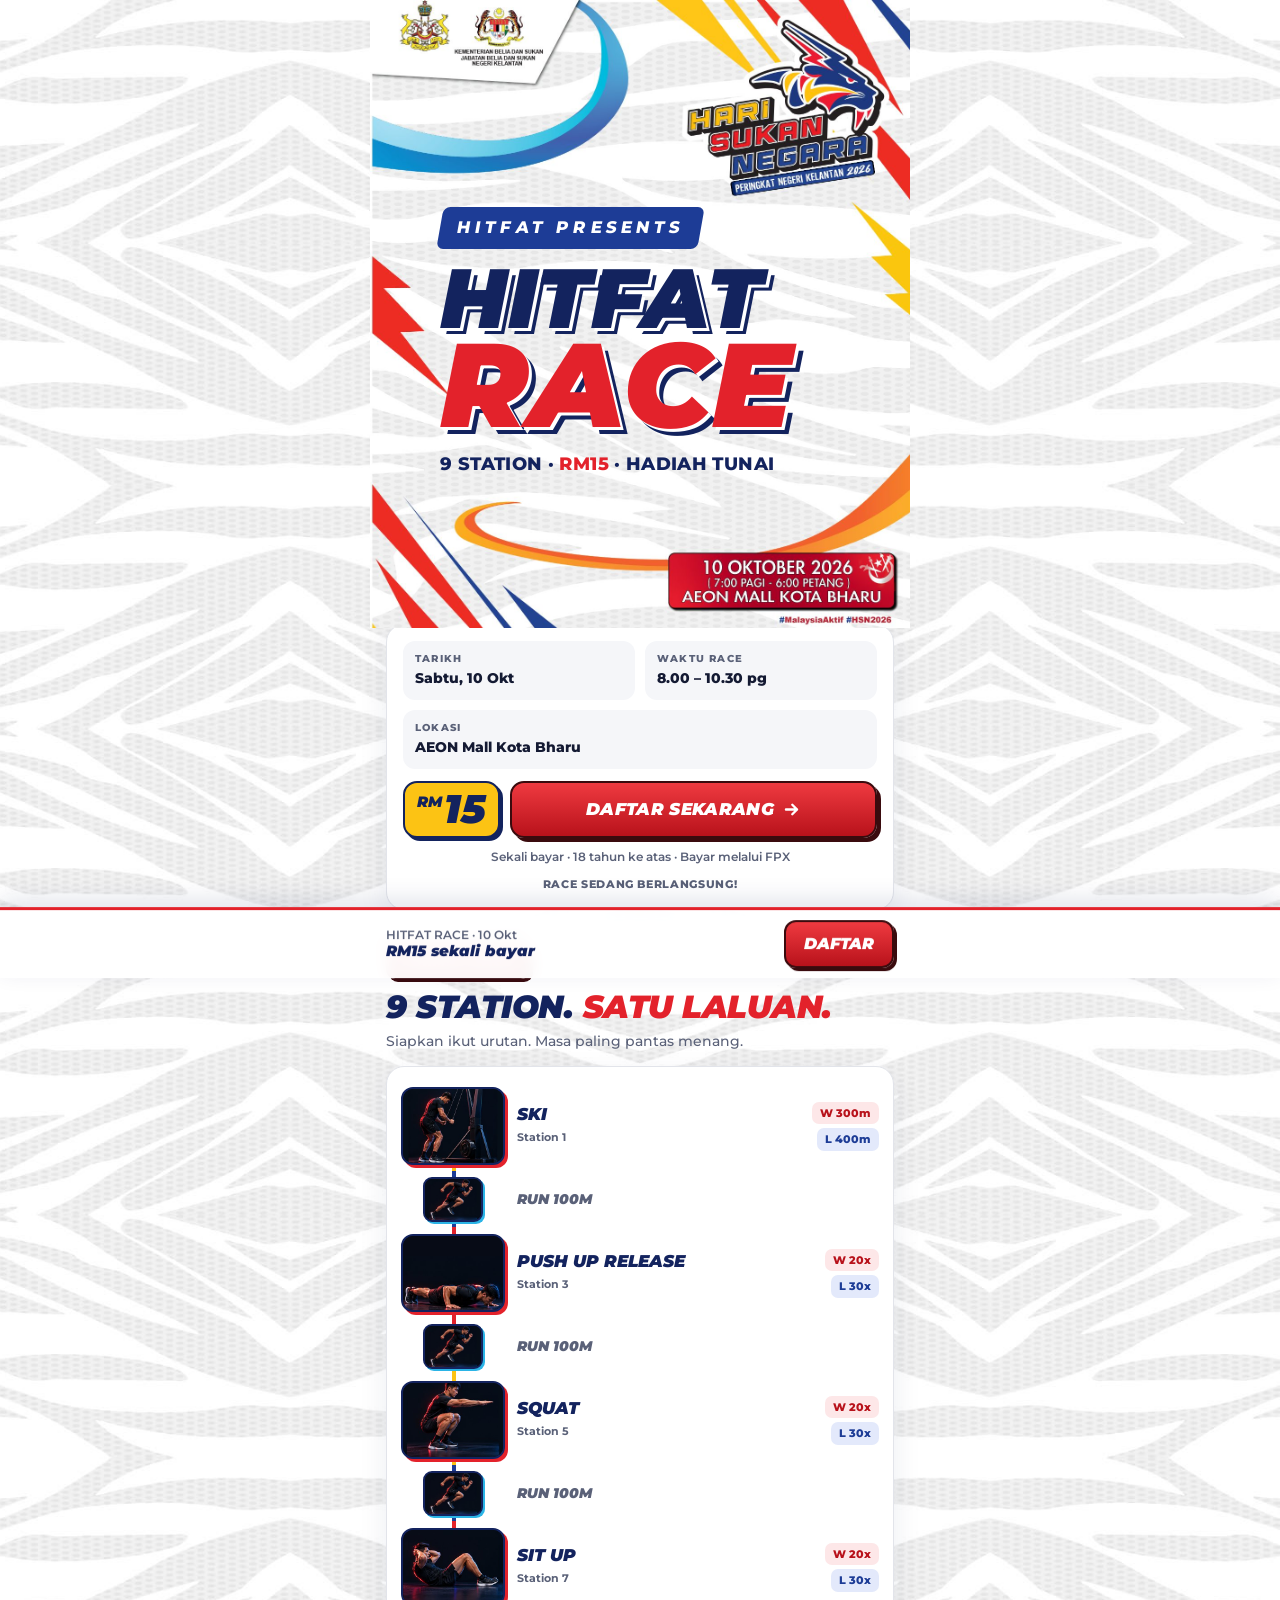
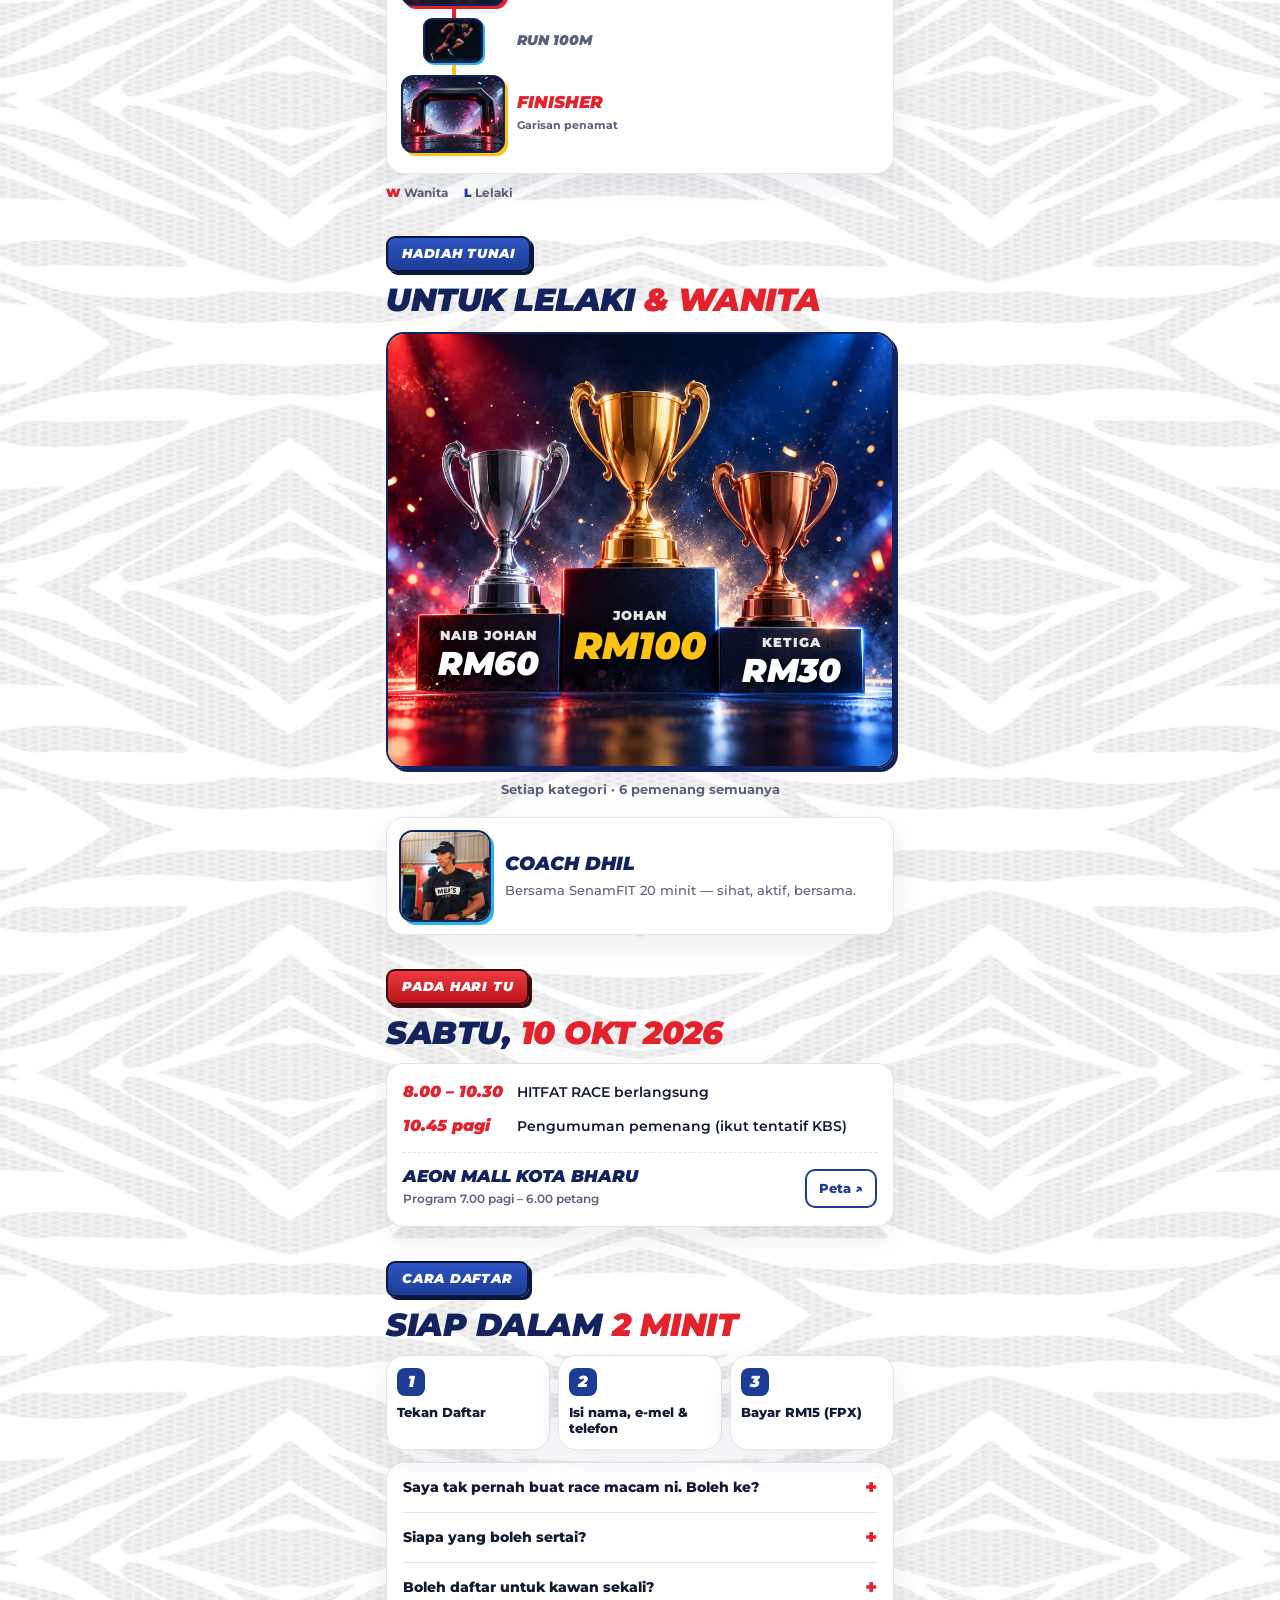
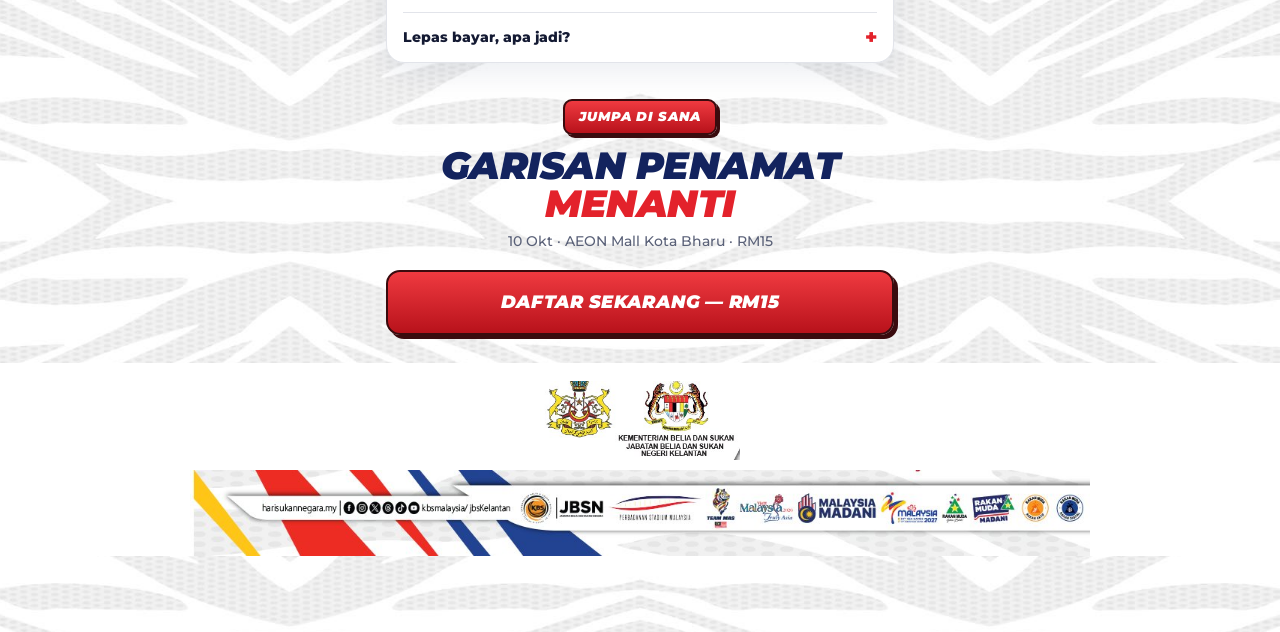
<file: hsn/index.html>
<!DOCTYPE html>
<html lang="ms">
<head>
<meta charset="UTF-8">
<meta name="viewport" content="width=device-width, initial-scale=1, viewport-fit=cover">
<title>HITFAT RACE — Hari Sukan Negara 2026 · Kelantan</title>
<meta name="description" content="HITFAT RACE sempena Hari Sukan Negara Peringkat Negeri Kelantan 2026. Sabtu 10 Oktober, AEON Mall Kota Bharu. Yuran RM15. Hadiah RM100 / RM60 / RM30 setiap kategori.">
<meta property="og:title" content="HITFAT RACE — Hari Sukan Negara 2026">
<meta property="og:description" content="10 Okt 2026 · AEON Mall Kota Bharu · RM15 · Hadiah tunai lelaki & wanita">
<meta property="og:image" content="https://hybrid.hitfat.io/hsn/img/poster.jpg">
<meta property="og:type" content="website">
<meta name="theme-color" content="#ffffff">
<link rel="preconnect" href="https://fonts.googleapis.com">
<link rel="preconnect" href="https://fonts.gstatic.com" crossorigin>
<link href="https://fonts.googleapis.com/css2?family=Montserrat:ital,wght@0,500;0,700;0,800;0,900;1,800;1,900&display=swap" rel="stylesheet">
<style>
/* Tema ikut template rasmi Hari Sukan Negara Kelantan 2026:
   latar putih + corak belang kelabu, kilat merah/kuning/biru, swoosh biru & oren,
   lencana merah berbingkai gelap (macam kotak tarikh dalam template). */
:root{
  --merah:#e3222b; --merah2:#b8121b; --kuning:#fcc314; --biru:#1d3c96; --navy:#13235e;
  --cyan:#2bb4e6; --oren:#f6871f; --teks:#141a33; --redup:#5a6178; --garis:#e2e4ea;
}
*{box-sizing:border-box;margin:0;padding:0}
html{scroll-behavior:smooth;background:#fff}
body{font-family:Montserrat,system-ui,-apple-system,sans-serif;color:var(--teks);line-height:1.5;-webkit-font-smoothing:antialiased;
  background:#fff url(/hsn/img/tema-tekstur.jpg) center top/700px auto repeat;
  padding-bottom:calc(76px + env(safe-area-inset-bottom))}
img{max-width:100%;height:auto;display:block}
a{color:inherit}
.wrap{max-width:540px;margin:0 auto;padding:0 16px}
.it{font-style:italic;font-weight:900;text-transform:uppercase;letter-spacing:-.5px}

/* ── HERO = template rasmi, tajuk diletak dalam ruang putih tengahnya ── */
.hero{max-width:540px;margin:0 auto;position:relative;aspect-ratio:1200/1395;container-type:inline-size;
  background:#fff url(/hsn/img/tema-hero.jpg) center/100% 100% no-repeat}
.hero .isi{position:absolute;left:13%;right:10%;top:33%;height:43%;display:flex;flex-direction:column;justify-content:center}
.hero .eyebrow{display:inline-block;align-self:flex-start;background:var(--biru);color:#fff;font-weight:800;font-size:3.1cqw;letter-spacing:.25em;padding:.5em 1em;border-radius:.4em;transform:skew(-10deg)}
.hero h1{line-height:.86;margin-top:2.4cqw}
.hero h1 span{display:block;font-size:15.5cqw;color:var(--navy);
  text-shadow:.6cqw .6cqw 0 #fff,1.1cqw 1.1cqw 0 var(--navy)}
.hero h1 b{display:block;font-size:22cqw;color:var(--merah);font-weight:900;
  text-shadow:.6cqw .6cqw 0 #fff,1.3cqw 1.3cqw 0 var(--navy)}
.hero .sub{margin-top:2.8cqw;font-weight:800;font-size:3.3cqw;white-space:nowrap;color:var(--navy);letter-spacing:.02em}
.hero .sub i{font-style:normal;color:var(--merah)}

/* ── kad + lencana ── */
.kad{background:#fff;border:1px solid var(--garis);border-radius:18px;box-shadow:0 10px 30px rgba(19,35,94,.08)}
.lencana{display:inline-block;background:linear-gradient(180deg,#ef3a40,var(--merah2));color:#fff;font-weight:900;font-style:italic;text-transform:uppercase;
  font-size:13px;letter-spacing:.06em;padding:6px 14px;border-radius:9px;border:2px solid #3a0b0e;box-shadow:3px 3px 0 #3a0b0e}
.lencana.biru{background:linear-gradient(180deg,#2d55c4,var(--biru));border-color:#0b153d;box-shadow:3px 3px 0 #0b153d}

/* panel beli */
.beli{margin-top:-4px;padding:16px}
.info{display:grid;grid-template-columns:1fr 1fr;gap:10px}
.info div{background:#f5f6f9;border-radius:12px;padding:10px 12px}
.info small{display:block;font-size:10px;font-weight:800;letter-spacing:.12em;color:var(--redup)}
.info b{font-size:14px;font-weight:800}
.info .penuh{grid-column:1/-1}
.baris{display:flex;gap:10px;margin-top:12px;align-items:stretch}
.rm{flex:none;background:var(--kuning);color:var(--navy);border:2px solid var(--navy);box-shadow:3px 3px 0 var(--navy);border-radius:14px;padding:4px 12px;
  font-style:italic;font-weight:900;font-size:40px;line-height:1.1;display:flex;align-items:flex-start}
.rm sup{font-size:15px;margin:7px 2px 0 0}
.cta{flex:1;display:flex;align-items:center;justify-content:center;gap:8px;text-decoration:none;color:#fff;font-weight:900;font-style:italic;font-size:17px;letter-spacing:.02em;
  background:linear-gradient(180deg,#ef3a40,var(--merah2));border:2px solid #3a0b0e;box-shadow:4px 4px 0 #3a0b0e;border-radius:14px;padding:14px;text-transform:uppercase}
.cta:active{transform:translate(3px,3px);box-shadow:1px 1px 0 #3a0b0e}
.cta svg{width:19px;height:19px;flex:none}
.nota{text-align:center;font-size:12px;color:var(--redup);margin-top:10px;font-weight:600}
.kira{display:flex;justify-content:center;gap:8px;margin-top:10px;font-size:11px;font-weight:800;color:var(--redup);letter-spacing:.06em}
.kira b{font-size:20px;color:var(--navy);font-style:italic;margin-right:2px}

/* ── seksyen ── */
section{padding:34px 0 0}
h2{font-size:32px;line-height:1;margin-top:12px;color:var(--navy)}
h2 em{color:var(--merah);font-style:inherit}
.lead{color:var(--redup);font-size:14px;margin-top:8px;font-weight:500}

/* laluan station */
.laluan{margin-top:14px;padding:14px;position:relative}
.laluan::before{content:"";position:absolute;left:65px;top:34px;bottom:34px;width:4px;border-radius:2px;
  background:repeating-linear-gradient(180deg,var(--merah) 0 14px,var(--kuning) 14px 28px,var(--biru) 28px 42px)}
.stn{position:relative;display:flex;align-items:center;gap:12px;padding:6px 0}
.stn .th{flex:none;width:104px;height:78px;border-radius:12px;overflow:hidden;background:#090a12;border:2px solid var(--navy);box-shadow:3px 3px 0 var(--merah);position:relative;z-index:1}
.stn .th img{width:100%;height:100%;object-fit:cover}
.stn.run .th{width:60px;height:45px;border-radius:9px;margin:0 22px;box-shadow:2px 2px 0 var(--cyan)}
.stn .nm{flex:1;min-width:0}
.stn .nm b{display:block;font-style:italic;font-weight:900;font-size:17px;line-height:1.1;text-transform:uppercase;color:var(--navy)}
.stn .nm span{font-size:11px;color:var(--redup);font-weight:700}
.stn.run .nm b{font-size:14px;color:var(--redup)}
.rep{display:flex;flex-direction:column;gap:4px;flex:none;align-items:flex-end}
.rep i{font-style:normal;font-size:11px;font-weight:800;padding:3px 8px;border-radius:7px;white-space:nowrap}
.rep .w{background:#fde7e8;color:var(--merah2)}
.rep .l{background:#e3e9fb;color:var(--biru)}
.stn.fin .th{box-shadow:3px 3px 0 var(--kuning)}
.stn.fin .nm b{color:var(--merah)}
.legend{display:flex;gap:16px;font-size:12px;color:var(--redup);font-weight:700;margin-top:10px}
.legend i{font-style:normal;font-weight:900;margin-right:4px}

/* hadiah — nilai diletak atas blok podium dalam gambar (kedudukan % ikut gambar) */
.trofi{position:relative;margin-top:16px;border-radius:18px;overflow:hidden;border:2px solid var(--navy);box-shadow:4px 4px 0 var(--navy);container-type:inline-size}
.trofi img{width:100%}
.hd{position:absolute;transform:translate(-50%,-50%);text-align:center;color:#fff;width:27%}
.hd small{display:block;font-size:2.6cqw;font-weight:900;letter-spacing:.08em;opacity:.9}
.hd b{display:block;font-style:italic;font-weight:900;font-size:6.6cqw;line-height:1.05;text-shadow:0 2px 10px rgba(0,0,0,.6)}
.hd.n{left:20%;top:74%}
.hd.j{left:50%;top:70%}
.hd.j b{font-size:7.6cqw;color:var(--kuning)}
.hd.k{left:80%;top:75.5%}
.kat{text-align:center;color:var(--redup);font-size:13px;font-weight:700;margin-top:12px}

.coach{display:flex;gap:14px;align-items:center;padding:12px;margin-top:18px}
.coach img{width:92px;height:92px;border-radius:14px;object-fit:cover;flex:none;border:2px solid var(--navy);box-shadow:3px 3px 0 var(--cyan)}
.coach b{display:block;font-style:italic;font-weight:900;font-size:19px;text-transform:uppercase;color:var(--navy)}
.coach span{font-size:13px;color:var(--redup);font-weight:500}

/* tentatif */
.hari{padding:16px;margin-top:14px}
.masa{display:grid;grid-template-columns:auto 1fr;gap:10px 14px;align-items:baseline}
.masa b{font-style:italic;font-weight:900;font-size:16px;color:var(--merah);white-space:nowrap}
.masa span{font-size:14px;font-weight:600}
.lok{display:flex;justify-content:space-between;align-items:center;gap:12px;border-top:1px dashed var(--garis);margin-top:14px;padding-top:14px}
.lok b{display:block;font-style:italic;font-weight:900;font-size:17px;text-transform:uppercase;color:var(--navy);line-height:1.15}
.lok span{font-size:12px;color:var(--redup);font-weight:600}
.peta{flex:none;text-decoration:none;font-weight:800;font-size:13px;color:var(--biru);border:2px solid var(--biru);padding:8px 12px;border-radius:10px}

/* daftar */
.langkah{display:grid;grid-template-columns:repeat(3,1fr);gap:8px;margin-top:14px}
.langkah div{padding:12px 10px}
.langkah i{font-style:italic;font-weight:900;display:grid;place-items:center;width:28px;height:28px;border-radius:8px;background:var(--biru);color:#fff;margin-bottom:8px}
.langkah b{font-size:13px;line-height:1.3;display:block;font-weight:800}
.faq{margin-top:12px;padding:0 16px}
details{border-bottom:1px solid var(--garis);padding:14px 0}
details:last-child{border-bottom:0}
summary{font-weight:800;font-size:14px;cursor:pointer;list-style:none;display:flex;justify-content:space-between;gap:12px}
summary::-webkit-details-marker{display:none}
summary::after{content:"+";color:var(--merah);font-size:20px;line-height:1;font-weight:900}
details[open] summary::after{content:"–"}
details p{color:var(--redup);font-size:14px;margin-top:6px;font-weight:500}

.akhir{text-align:center;padding:36px 0 28px}
.akhir h2{font-size:38px}
.akhir .cta{margin-top:18px;padding:17px;font-size:18px}

footer{background:#fff}
footer .kbs{width:200px;margin:0 auto;padding-top:18px}
footer .kaki{width:100%;max-width:900px;margin:10px auto 0}

.melekit{position:fixed;left:0;right:0;bottom:0;z-index:50;background:rgba(255,255,255,.96);backdrop-filter:blur(8px);-webkit-backdrop-filter:blur(8px);
  border-top:3px solid var(--merah);padding:10px 0 calc(10px + env(safe-area-inset-bottom));transform:translateY(110%);transition:transform .25s;box-shadow:0 -8px 24px rgba(19,35,94,.12)}
.melekit.on{transform:none}
.melekit .wrap{display:flex;align-items:center;gap:12px}
.melekit p{flex:1;font-size:12px;color:var(--redup);line-height:1.25;font-weight:600}
.melekit p b{display:block;color:var(--navy);font-size:15px;font-weight:900;font-style:italic}
.melekit a{text-decoration:none;color:#fff;font-weight:900;font-style:italic;background:linear-gradient(180deg,#ef3a40,var(--merah2));border:2px solid #3a0b0e;box-shadow:3px 3px 0 #3a0b0e;padding:10px 18px;border-radius:12px}

@media (max-width:360px){.rm{font-size:32px}.cta{font-size:15px}.stn .th{width:88px;height:66px}.laluan::before{left:57px}.stn.run .th{margin:0 14px}}
@media (prefers-reduced-motion:reduce){*{transition:none!important}}

/* pop up selepas bayar berjaya (BCL redirect ke ?daftar=berjaya) */
.pop{position:fixed;inset:0;z-index:100;display:none;align-items:center;justify-content:center;padding:20px;background:rgba(10,16,48,.62);backdrop-filter:blur(4px);-webkit-backdrop-filter:blur(4px)}
.pop.on{display:flex;animation:popIn .25s ease-out}
.pop .kotak{position:relative;width:100%;max-width:400px;background:#fff;border:3px solid var(--navy);box-shadow:6px 6px 0 var(--merah);border-radius:22px;padding:26px 22px 22px;text-align:center}
.pop .ikon{font-size:48px;line-height:1}
.pop h3{font-style:italic;font-weight:900;text-transform:uppercase;font-size:26px;line-height:1.05;color:var(--navy);margin-top:10px}
.pop h3 em{color:var(--merah);font-style:inherit}
.pop p{color:var(--redup);font-size:14px;font-weight:600;margin-top:10px}
.pop .tarikh{display:inline-block;margin-top:12px;background:#f5f6f9;border-radius:12px;padding:8px 12px;font-size:13px;font-weight:800;color:var(--navy)}
.pop .one{display:block;margin-top:18px;text-decoration:none;color:#fff;font-weight:900;font-style:italic;text-transform:uppercase;font-size:16px;background:linear-gradient(180deg,#2d55c4,var(--biru));border:2px solid #0b153d;box-shadow:4px 4px 0 #0b153d;border-radius:14px;padding:14px}
.pop .one small{display:block;font-size:11px;font-weight:700;font-style:normal;text-transform:none;opacity:.85;margin-top:2px}
.pop .tutup{position:absolute;top:10px;right:12px;width:36px;height:36px;border:0;background:#f1f2f6;border-radius:50%;font-size:20px;font-weight:900;color:var(--navy);cursor:pointer}
.pop .lain{display:block;margin-top:12px;font-size:13px;font-weight:700;color:var(--redup);background:none;border:0;cursor:pointer;width:100%}
@keyframes popIn{from{opacity:0;transform:scale(.96)}to{opacity:1;transform:none}}
</style>
</head>
<body>

<header class="hero" aria-label="Hari Sukan Negara Peringkat Negeri Kelantan 2026 — 10 Oktober 2026, AEON Mall Kota Bharu">
  <div class="isi">
    <span class="eyebrow">HITFAT PRESENTS</span>
    <h1 class="it"><span>Hitfat</span><b>Race</b></h1>
    <p class="sub">9 STATION · <i>RM15</i> · HADIAH TUNAI</p>
  </div>
</header>

<main class="wrap">
  <div class="kad beli">
    <div class="info">
      <div><small>TARIKH</small><b>Sabtu, 10 Okt</b></div>
      <div><small>WAKTU RACE</small><b>8.00 – 10.30 pg</b></div>
      <div class="penuh"><small>LOKASI</small><b>AEON Mall Kota Bharu</b></div>
    </div>
    <div class="baris">
      <div class="rm"><sup>RM</sup>15</div>
      <a class="cta" href="https://hitfat.bcl.my/form/hari-sukan-negara" id="cta-atas">Daftar Sekarang
        <svg viewBox="0 0 24 24" fill="none" stroke="currentColor" stroke-width="3" stroke-linecap="round" stroke-linejoin="round"><path d="M5 12h14M13 6l6 6-6 6"/></svg></a>
    </div>
    <p class="nota">Sekali bayar · 18 tahun ke atas · Bayar melalui FPX</p>
    <div class="kira" id="kira"><span><b id="kh">–</b>HARI</span><span><b id="kj">–</b>JAM</span><span><b id="km">–</b>MIN</span><span><b id="ks">–</b>SAAT</span></div>
  </div>

  <section>
    <span class="lencana">Format Race</span>
    <h2 class="it">9 Station. <em>Satu laluan.</em></h2>
    <p class="lead">Siapkan ikut urutan. Masa paling pantas menang.</p>

    <div class="kad laluan">
      <div class="stn"><div class="th"><img src="/hsn/img/st-ski.jpg" alt=""></div><div class="nm"><b>Ski</b><span>Station 1</span></div><div class="rep"><i class="w">W 300m</i><i class="l">L 400m</i></div></div>
      <div class="stn run"><div class="th"><img src="/hsn/img/st-run.jpg" alt=""></div><div class="nm"><b>Run 100m</b></div></div>
      <div class="stn"><div class="th"><img src="/hsn/img/st-pushup.jpg" alt=""></div><div class="nm"><b>Push Up Release</b><span>Station 3</span></div><div class="rep"><i class="w">W 20x</i><i class="l">L 30x</i></div></div>
      <div class="stn run"><div class="th"><img src="/hsn/img/st-run.jpg" alt=""></div><div class="nm"><b>Run 100m</b></div></div>
      <div class="stn"><div class="th"><img src="/hsn/img/st-squat.jpg" alt=""></div><div class="nm"><b>Squat</b><span>Station 5</span></div><div class="rep"><i class="w">W 20x</i><i class="l">L 30x</i></div></div>
      <div class="stn run"><div class="th"><img src="/hsn/img/st-run.jpg" alt=""></div><div class="nm"><b>Run 100m</b></div></div>
      <div class="stn"><div class="th"><img src="/hsn/img/st-situp.jpg" alt=""></div><div class="nm"><b>Sit Up</b><span>Station 7</span></div><div class="rep"><i class="w">W 20x</i><i class="l">L 30x</i></div></div>
      <div class="stn run"><div class="th"><img src="/hsn/img/st-run.jpg" alt=""></div><div class="nm"><b>Run 100m</b></div></div>
      <div class="stn fin"><div class="th"><img src="/hsn/img/st-finish.jpg" alt=""></div><div class="nm"><b>Finisher</b><span>Garisan penamat</span></div></div>
    </div>
    <div class="legend"><span><i style="color:var(--merah)">W</i>Wanita</span><span><i style="color:var(--biru)">L</i>Lelaki</span></div>
  </section>

  <section>
    <span class="lencana biru">Hadiah Tunai</span>
    <h2 class="it">Untuk lelaki <em>&amp; wanita</em></h2>
    <div class="trofi">
      <img src="/hsn/img/hadiah.jpg" alt="Trofi johan, naib johan dan ketiga" width="900" height="771" loading="lazy">
      <div class="hd n"><small>NAIB JOHAN</small><b>RM60</b></div>
      <div class="hd j"><small>JOHAN</small><b>RM100</b></div>
      <div class="hd k"><small>KETIGA</small><b>RM30</b></div>
    </div>
    <p class="kat">Setiap kategori · 6 pemenang semuanya</p>

    <div class="kad coach">
      <img src="/hsn/img/coach.jpg" alt="Coach Dhil" width="260" height="260" loading="lazy">
      <div><b>Coach Dhil</b><span>Bersama SenamFIT 20 minit — sihat, aktif, bersama.</span></div>
    </div>
  </section>

  <section>
    <span class="lencana">Pada Hari Tu</span>
    <h2 class="it">Sabtu, <em>10 Okt 2026</em></h2>
    <div class="kad hari">
      <div class="masa">
        <b>8.00 – 10.30</b><span>HITFAT RACE berlangsung</span>
        <b>10.45 pagi</b><span>Pengumuman pemenang (ikut tentatif KBS)</span>
      </div>
      <div class="lok">
        <div><b>AEON Mall Kota Bharu</b><span>Program 7.00 pagi – 6.00 petang</span></div>
        <a class="peta" href="https://www.google.com/maps/search/?api=1&query=AEON+Mall+Kota+Bharu" target="_blank" rel="noopener">Peta ↗</a>
      </div>
    </div>
  </section>

  <section>
    <span class="lencana biru">Cara Daftar</span>
    <h2 class="it">Siap dalam <em>2 minit</em></h2>
    <div class="langkah">
      <div class="kad"><i>1</i><b>Tekan Daftar</b></div>
      <div class="kad"><i>2</i><b>Isi nama, e-mel &amp; telefon</b></div>
      <div class="kad"><i>3</i><b>Bayar RM15 (FPX)</b></div>
    </div>
    <div class="kad faq">
      <details><summary>Saya tak pernah buat race macam ni. Boleh ke?</summary><p>Boleh. Larian cuma 100m setiap pusingan dan ulangan untuk wanita lebih rendah. Buat ikut kemampuan anda.</p></details>
      <details><summary>Siapa yang boleh sertai?</summary><p>Semua peserta berumur 18 tahun ke atas, kategori lelaki dan wanita.</p></details>
      <details><summary>Boleh daftar untuk kawan sekali?</summary><p>Boleh. Pilih bilangan tiket dalam borang bayaran.</p></details>
      <details><summary>Lepas bayar, apa jadi?</summary><p>Resit dihantar ke e-mel anda. Simpan resit tersebut sebagai bukti pendaftaran.</p></details>
    </div>
  </section>

  <div class="akhir">
    <span class="lencana">Jumpa Di Sana</span>
    <h2 class="it">Garisan penamat <em>menanti</em></h2>
    <p class="lead">10 Okt · AEON Mall Kota Bharu · RM15</p>
    <a class="cta" href="https://hitfat.bcl.my/form/hari-sukan-negara">Daftar Sekarang — RM15</a>
  </div>
</main>

<footer>
  <img class="kbs" src="/hsn/img/kbs.jpg" alt="Kementerian Belia dan Sukan · Jabatan Belia dan Sukan Negeri Kelantan" width="340" height="134" loading="lazy">
  <img class="kaki" src="/hsn/img/tema-kaki.jpg" alt="harisukannegara.my · #MalaysiaAktif #HSN2026 · rakan strategik" width="1200" height="115" loading="lazy">
</footer>

<div class="melekit" id="melekit">
  <div class="wrap">
    <p>HITFAT RACE · 10 Okt<b>RM15 sekali bayar</b></p>
    <a href="https://hitfat.bcl.my/form/hari-sukan-negara">DAFTAR</a>
  </div>
</div>

<script>
(function(){
  // Kiraan undur ke 10 Okt 2026, 8.00 pagi waktu Malaysia (UTC+8)
  var T=Date.parse('2026-10-10T08:00:00+08:00');
  function p(n){return n<10?'0'+n:''+n}
  function tik(){
    var s=Math.floor(Math.max(0,T-Date.now())/1000);
    if(!s){document.getElementById('kira').textContent='RACE SEDANG BERLANGSUNG!';return}
    document.getElementById('kh').textContent=Math.floor(s/86400);
    document.getElementById('kj').textContent=p(Math.floor(s%86400/3600));
    document.getElementById('km').textContent=p(Math.floor(s%3600/60));
    document.getElementById('ks').textContent=p(s%60);
    setTimeout(tik,1000);
  }
  tik();
  // Bar daftar bawah muncul bila butang atas dah lepas dari skrin
  var bar=document.getElementById('melekit'),btn=document.getElementById('cta-atas');
  if('IntersectionObserver' in window){
    new IntersectionObserver(function(e){bar.classList.toggle('on',!e[0].isIntersecting)}).observe(btn);
  }else{bar.classList.add('on')}
})();
</script>

<div class="pop" id="pop" role="dialog" aria-modal="true" aria-labelledby="pop-t">
  <div class="kotak">
    <button class="tutup" type="button" aria-label="Tutup" onclick="tutupPop()">×</button>
    <div class="ikon">🎉</div>
    <h3 id="pop-t">Pendaftaran <em>berjaya!</em></h3>
    <p>Terima kasih kerana menyertai HITFAT RACE. Resit telah dihantar ke e-mel anda.</p>
    <div class="tarikh">📅 Sabtu, 10 Okt · 8.00 pagi · AEON Mall Kota Bharu</div>
    <a class="one" href="https://hitfat.io/one">Teruskan ke HITFAT ONE →<small>Train. Transform. Compete.</small></a>
    <button class="lain" type="button" onclick="tutupPop()">Kembali ke halaman race</button>
  </div>
</div>

<script>
/* BCL redirect ke ?daftar=berjaya selepas bayaran berjaya -> papar pop up */
(function(){
  var q=new URLSearchParams(location.search), pop=document.getElementById('pop');
  if(q.get('daftar')!=='berjaya'||!pop) return;
  pop.classList.add('on');
  window.tutupPop=function(){pop.classList.remove('on');history.replaceState(null,'',location.pathname);};
  pop.addEventListener('click',function(e){if(e.target===pop)tutupPop();});
  document.addEventListener('keydown',function(e){if(e.key==='Escape')tutupPop();});
})();
</script>
</body>
</html>
</file>
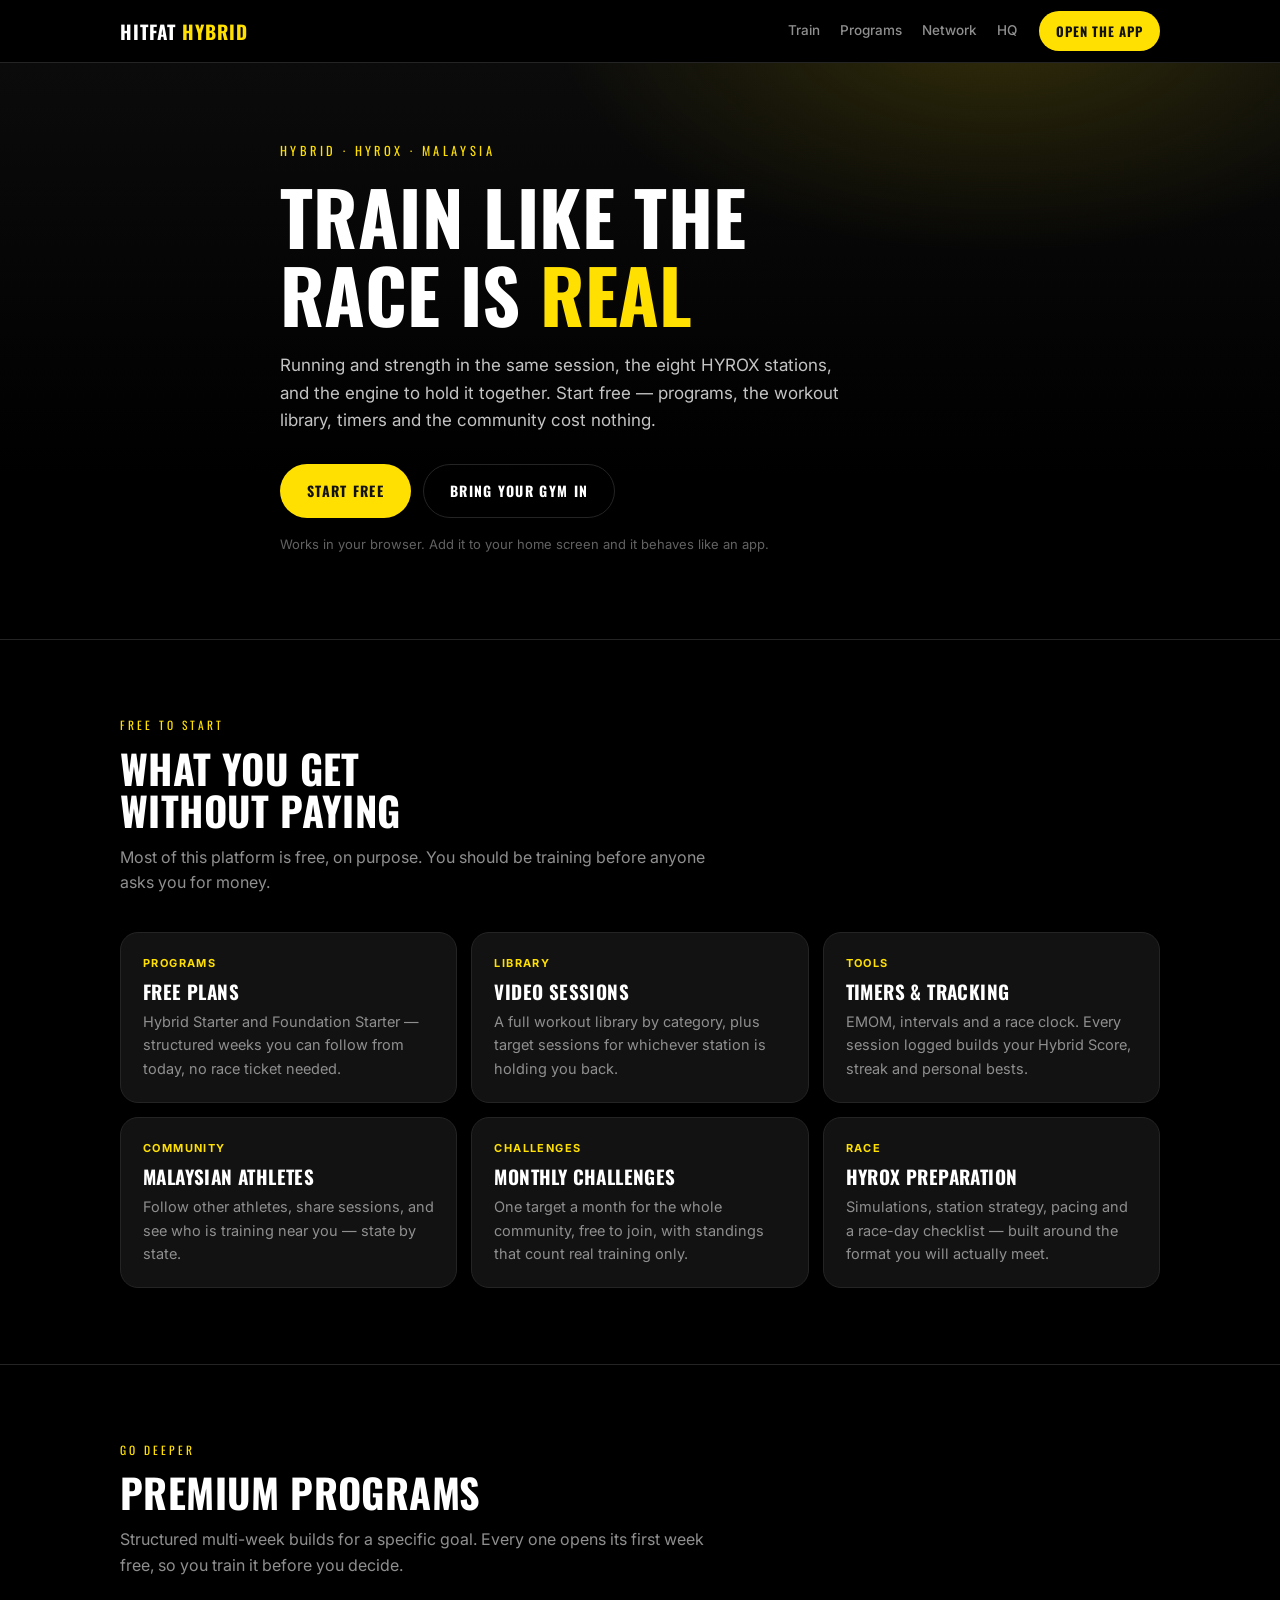
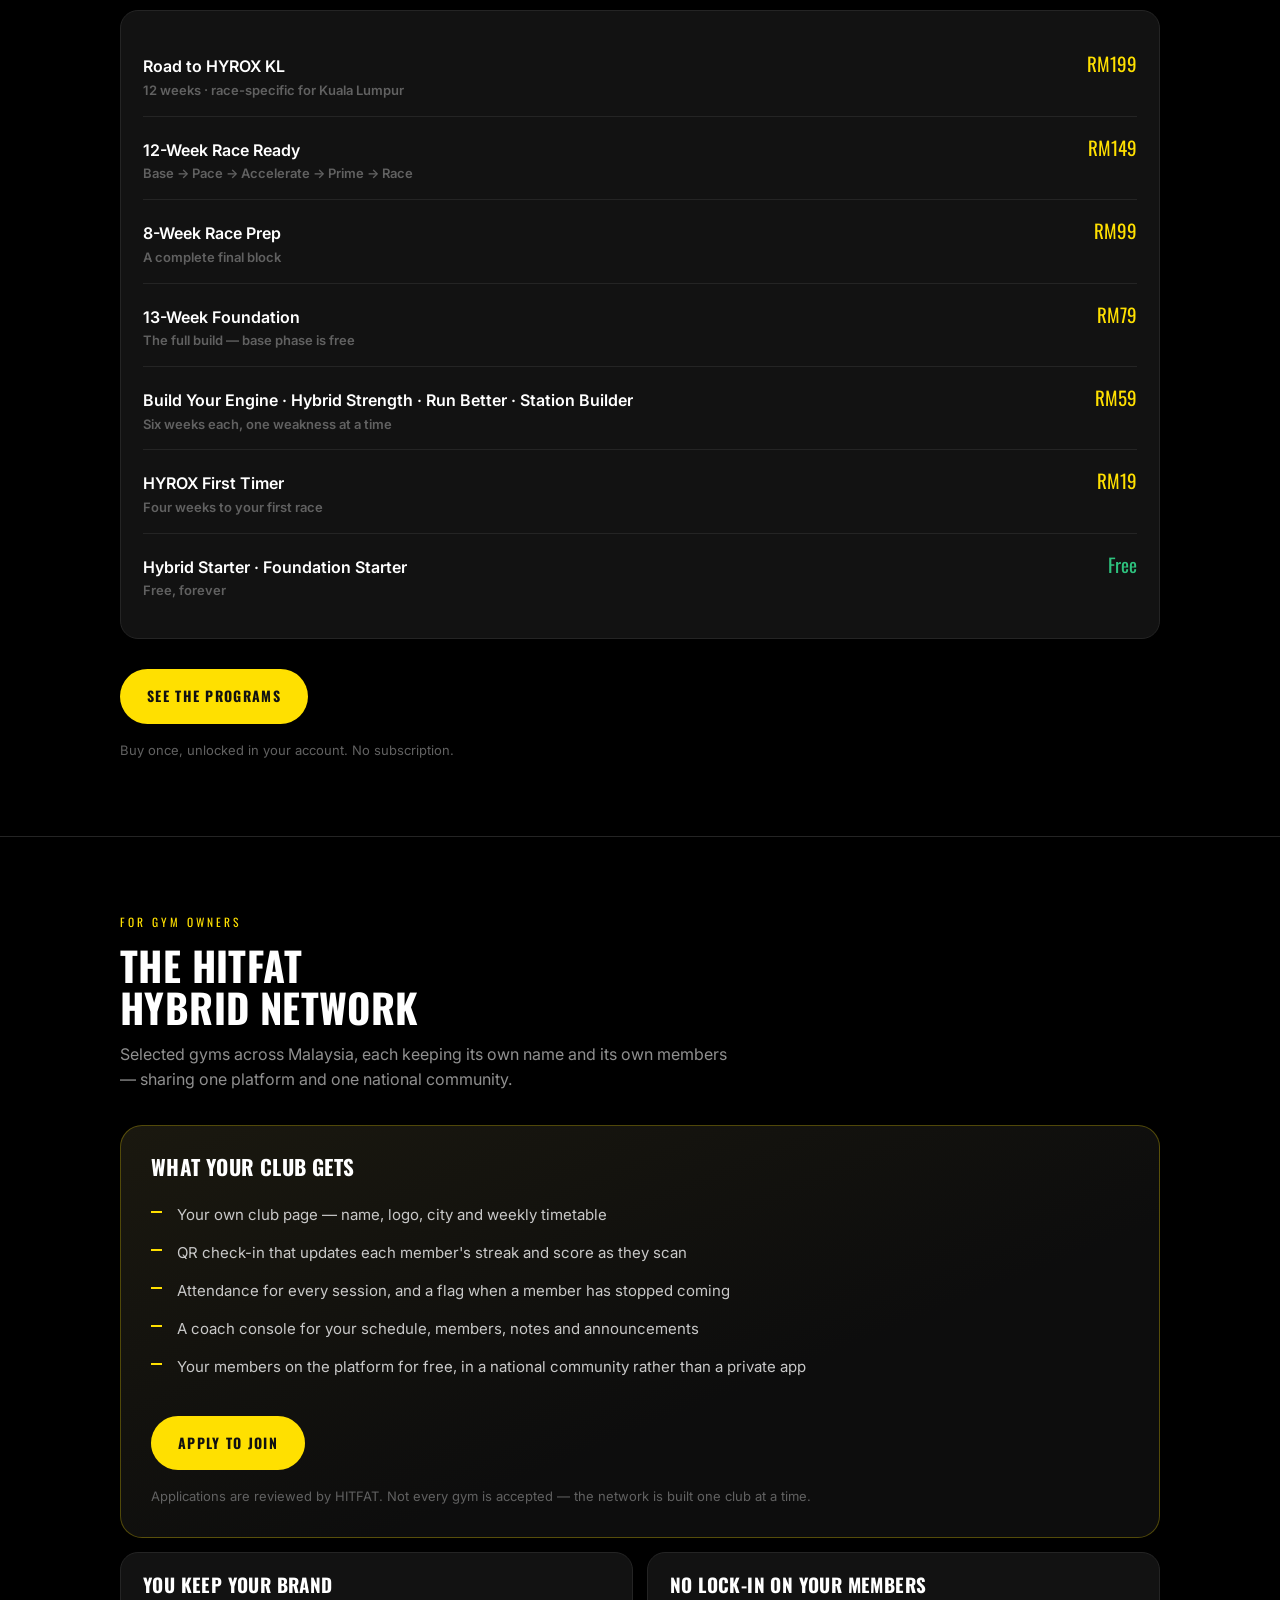
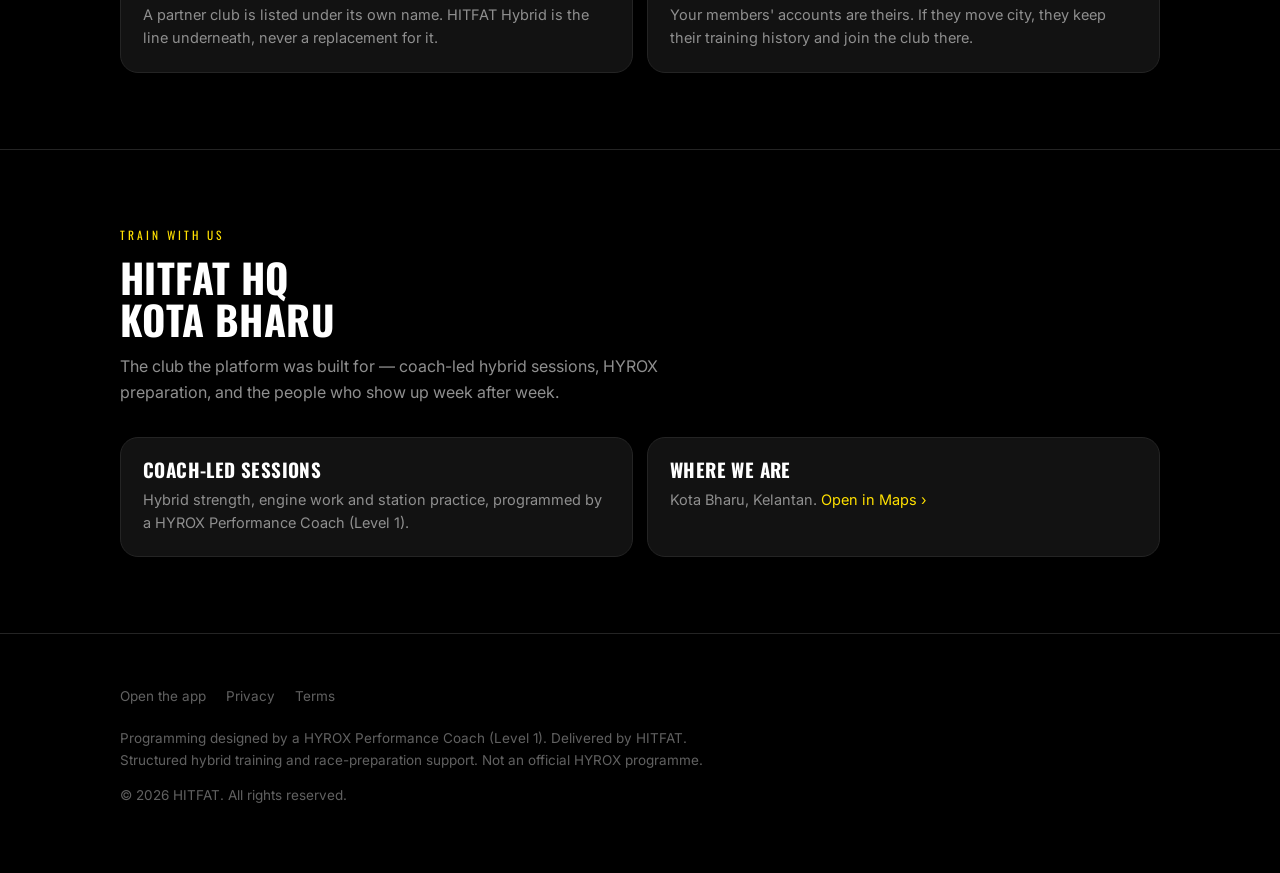
<file: site/index.html>
<!DOCTYPE html>
<html lang="en"><head>
<meta charset="UTF-8">
<meta name="viewport" content="width=device-width,initial-scale=1,viewport-fit=cover">
<title>HITFAT HYBRID — Hybrid & HYROX training in Malaysia</title>
<meta name="description" content="Free hybrid training, a national community, and HYROX race preparation. Train free on the app, or train with us at HITFAT in Kota Bharu.">
<meta name="theme-color" content="#000000">
<link rel="icon" href="/favicon-32.png">
<link rel="apple-touch-icon" href="/apple-touch-icon.png">
<meta property="og:title" content="HITFAT HYBRID">
<meta property="og:description" content="Free hybrid training, a national community, and HYROX race preparation.">
<meta property="og:image" content="/og-image.png">
<meta property="og:type" content="website">
<link href="https://fonts.googleapis.com/css2?family=Oswald:wght@500;700&family=Inter:wght@400;500;600;700&display=swap" rel="stylesheet">
<style>
  :root{
    --bg:#000; --surface:#121212; --line:#242424; --dim:#8f8f8f; --dim2:#616161;
    --y:#FFE000; --ink:#111; --w:1080px;
  }
  *{box-sizing:border-box;margin:0;padding:0;-webkit-tap-highlight-color:transparent;}
  html{scroll-behavior:smooth;}
  body{background:var(--bg);color:#fff;font-family:'Inter',system-ui,sans-serif;font-size:16px;line-height:1.6;
       -webkit-font-smoothing:antialiased;}
  .wrap{max-width:var(--w);margin:0 auto;padding:0 20px;}
  a{color:inherit;text-decoration:none;}
  h1,h2,h3{font-family:'Oswald',sans-serif;font-weight:700;letter-spacing:.4px;text-transform:uppercase;line-height:1.05;}
  .y{color:var(--y);}

  /* nav */
  nav{position:sticky;top:0;z-index:50;background:rgba(0,0,0,.86);backdrop-filter:blur(14px);
      border-bottom:1px solid var(--line);}
  nav .in{display:flex;align-items:center;gap:22px;height:62px;}
  nav .logo{font-family:'Oswald';font-size:19px;font-weight:700;letter-spacing:1px;flex:none;}
  nav .links{display:flex;gap:20px;margin-left:auto;font-size:13.5px;color:var(--dim);font-weight:500;}
  nav .links a:hover{color:#fff;}
  nav .cta{background:var(--y);color:var(--ink);font-family:'Oswald';font-weight:700;letter-spacing:1px;
           text-transform:uppercase;font-size:13px;padding:10px 17px;border-radius:99px;flex:none;}
  @media(max-width:760px){ nav .links{display:none;} nav .in{gap:12px;} }

  /* hero */
  header{position:relative;overflow:hidden;border-bottom:1px solid var(--line);}
  header .bg{position:absolute;inset:0;background:
      radial-gradient(720px 380px at 78% -8%, rgba(255,224,0,.16), transparent 62%),
      linear-gradient(180deg,#0b0b0b 0%, #000 72%);}
  /* padding shorthand here would reset the horizontal padding .wrap supplies,
     and the hero text would sit against the edge of a phone screen */
  header .in{position:relative;padding-top:78px;padding-bottom:84px;max-width:760px;}
  header .kick{font-family:'Oswald';font-size:12.5px;letter-spacing:3.4px;color:var(--y);margin-bottom:16px;}
  header h1{font-size:clamp(40px,8.4vw,74px);}
  header p{color:#c4c4c4;font-size:17px;margin-top:20px;max-width:560px;}
  .row{display:flex;gap:12px;flex-wrap:wrap;margin-top:30px;}
  .btn{display:inline-block;font-family:'Oswald';font-weight:700;letter-spacing:1.3px;text-transform:uppercase;
       font-size:14px;padding:15px 26px;border-radius:99px;border:1px solid var(--line);}
  .btn.p{background:var(--y);color:var(--ink);border-color:transparent;}
  .btn:hover{transform:translateY(-1px);}
  .note{color:var(--dim2);font-size:13px;margin-top:16px;}

  /* sections */
  section{padding:76px 0;border-bottom:1px solid var(--line);}
  .kick2{font-family:'Oswald';font-size:11.5px;letter-spacing:3px;color:var(--y);margin-bottom:12px;}
  h2{font-size:clamp(28px,4.6vw,40px);}
  .lead{color:var(--dim);margin-top:14px;max-width:620px;}
  .grid{display:grid;gap:14px;margin-top:36px;}
  .g3{grid-template-columns:repeat(3,1fr);}
  .g2{grid-template-columns:repeat(2,1fr);}
  @media(max-width:860px){ .g3,.g2{grid-template-columns:1fr;} section{padding:56px 0;} }
  .card{background:var(--surface);border:1px solid var(--line);border-radius:18px;padding:22px;}
  .card h3{font-size:19px;margin-bottom:8px;}
  .card p{color:var(--dim);font-size:14.5px;}
  .card .tag{font-size:11px;letter-spacing:1.4px;text-transform:uppercase;color:var(--y);font-weight:700;margin-bottom:10px;}

  /* price rows */
  .prow{display:flex;align-items:baseline;gap:14px;padding:15px 0;border-bottom:1px solid var(--line);}
  .prow:last-child{border-bottom:none;}
  .prow .n{font-weight:600;flex:1;}
  .prow .m{color:var(--dim2);font-size:13px;}
  .prow .p{font-family:'Oswald';font-size:19px;color:var(--y);}
  .prow .p.free{color:#2ec27e;}

  /* network */
  .netbox{background:linear-gradient(158deg,#1a180f 0%,#0d0d0d 62%);border:1px solid rgba(255,224,0,.28);
          border-radius:22px;padding:30px;}
  ul.ticks{margin-top:18px;list-style:none;}
  ul.ticks li{color:#c9c9c9;font-size:15px;padding:7px 0 7px 26px;position:relative;}
  ul.ticks li:before{content:'';position:absolute;left:0;top:15px;width:11px;height:2px;background:var(--y);}

  footer{padding:52px 0 66px;color:var(--dim2);font-size:13.5px;}
  footer .fl{display:flex;gap:20px;flex-wrap:wrap;margin-bottom:20px;}
  footer .fl a:hover{color:#fff;}
</style>
</head><body>

<nav><div class="wrap in">
  <div class="logo">HITFAT <span class="y">HYBRID</span></div>
  <div class="links">
    <a href="#train">Train</a>
    <a href="#programs">Programs</a>
    <a href="#network">Network</a>
    <a href="#hq">HQ</a>
  </div>
  <a class="cta" href="https://hybrid.hitfat.io">Open the app</a>
</div></nav>

<header>
  <div class="bg"></div>
  <div class="wrap in">
    <div class="kick">HYBRID &middot; HYROX &middot; MALAYSIA</div>
    <h1>Train like the<br>race is <span class="y">real</span></h1>
    <p>Running and strength in the same session, the eight HYROX stations, and the engine to hold it together.
       Start free — programs, the workout library, timers and the community cost nothing.</p>
    <div class="row">
      <a class="btn p" href="https://hybrid.hitfat.io">Start free</a>
      <a class="btn" href="#network">Bring your gym in</a>
    </div>
    <div class="note">Works in your browser. Add it to your home screen and it behaves like an app.</div>
  </div>
</header>

<section id="train">
  <div class="wrap">
    <div class="kick2">FREE TO START</div>
    <h2>What you get<br>without paying</h2>
    <p class="lead">Most of this platform is free, on purpose. You should be training before anyone asks you for money.</p>
    <div class="grid g3">
      <div class="card"><div class="tag">Programs</div><h3>Free plans</h3>
        <p>Hybrid Starter and Foundation Starter — structured weeks you can follow from today, no race ticket needed.</p></div>
      <div class="card"><div class="tag">Library</div><h3>Video sessions</h3>
        <p>A full workout library by category, plus target sessions for whichever station is holding you back.</p></div>
      <div class="card"><div class="tag">Tools</div><h3>Timers &amp; tracking</h3>
        <p>EMOM, intervals and a race clock. Every session logged builds your Hybrid Score, streak and personal bests.</p></div>
      <div class="card"><div class="tag">Community</div><h3>Malaysian athletes</h3>
        <p>Follow other athletes, share sessions, and see who is training near you — state by state.</p></div>
      <div class="card"><div class="tag">Challenges</div><h3>Monthly challenges</h3>
        <p>One target a month for the whole community, free to join, with standings that count real training only.</p></div>
      <div class="card"><div class="tag">Race</div><h3>HYROX preparation</h3>
        <p>Simulations, station strategy, pacing and a race-day checklist — built around the format you will actually meet.</p></div>
    </div>
  </div>
</section>

<section id="programs">
  <div class="wrap">
    <div class="kick2">GO DEEPER</div>
    <h2>Premium programs</h2>
    <p class="lead">Structured multi-week builds for a specific goal. Every one opens its first week free, so you train
       it before you decide.</p>
    <div class="card" style="margin-top:32px;">
      <div class="prow"><div class="n">Road to HYROX KL<div class="m">12 weeks &middot; race-specific for Kuala Lumpur</div></div><div class="p">RM199</div></div>
      <div class="prow"><div class="n">12-Week Race Ready<div class="m">Base &rarr; Pace &rarr; Accelerate &rarr; Prime &rarr; Race</div></div><div class="p">RM149</div></div>
      <div class="prow"><div class="n">8-Week Race Prep<div class="m">A complete final block</div></div><div class="p">RM99</div></div>
      <div class="prow"><div class="n">13-Week Foundation<div class="m">The full build — base phase is free</div></div><div class="p">RM79</div></div>
      <div class="prow"><div class="n">Build Your Engine &middot; Hybrid Strength &middot; Run Better &middot; Station Builder<div class="m">Six weeks each, one weakness at a time</div></div><div class="p">RM59</div></div>
      <div class="prow"><div class="n">HYROX First Timer<div class="m">Four weeks to your first race</div></div><div class="p">RM19</div></div>
      <div class="prow"><div class="n">Hybrid Starter &middot; Foundation Starter<div class="m">Free, forever</div></div><div class="p free">Free</div></div>
    </div>
    <div class="row"><a class="btn p" href="https://hybrid.hitfat.io">See the programs</a></div>
    <div class="note">Buy once, unlocked in your account. No subscription.</div>
  </div>
</section>

<section id="network">
  <div class="wrap">
    <div class="kick2">FOR GYM OWNERS</div>
    <h2>The HITFAT<br>Hybrid Network</h2>
    <p class="lead">Selected gyms across Malaysia, each keeping its own name and its own members — sharing one
       platform and one national community.</p>
    <div class="netbox" style="margin-top:32px;">
      <h3 style="font-size:21px;">What your club gets</h3>
      <ul class="ticks">
        <li>Your own club page — name, logo, city and weekly timetable</li>
        <li>QR check-in that updates each member's streak and score as they scan</li>
        <li>Attendance for every session, and a flag when a member has stopped coming</li>
        <li>A coach console for your schedule, members, notes and announcements</li>
        <li>Your members on the platform for free, in a national community rather than a private app</li>
      </ul>
      <div class="row">
        <a class="btn p" href="https://hybrid.hitfat.io">Apply to join</a>
      </div>
      <div class="note">Applications are reviewed by HITFAT. Not every gym is accepted — the network is built one club at a time.</div>
    </div>
    <div class="grid g2" style="margin-top:14px;">
      <div class="card"><h3>You keep your brand</h3>
        <p>A partner club is listed under its own name. HITFAT Hybrid is the line underneath, never a replacement for it.</p></div>
      <div class="card"><h3>No lock-in on your members</h3>
        <p>Your members' accounts are theirs. If they move city, they keep their training history and join the club there.</p></div>
    </div>
  </div>
</section>

<section id="hq">
  <div class="wrap">
    <div class="kick2">TRAIN WITH US</div>
    <h2>HITFAT HQ<br>Kota Bharu</h2>
    <p class="lead">The club the platform was built for — coach-led hybrid sessions, HYROX preparation, and the
       people who show up week after week.</p>
    <div class="grid g2" style="margin-top:32px;">
      <div class="card"><h3>Coach-led sessions</h3>
        <p>Hybrid strength, engine work and station practice, programmed by a HYROX Performance Coach (Level 1).</p></div>
      <div class="card"><h3>Where we are</h3>
        <p>Kota Bharu, Kelantan.
           <a class="y" href="https://maps.google.com/?q=Hitfat+Kota+Bharu" target="_blank" rel="noopener">Open in Maps &rsaquo;</a></p></div>
    </div>
  </div>
</section>

<footer><div class="wrap">
  <div class="fl">
    <a href="https://hybrid.hitfat.io">Open the app</a>
    <a href="/privacy">Privacy</a>
    <a href="/terms">Terms</a>
  </div>
  <div>Programming designed by a HYROX Performance Coach (Level 1). Delivered by HITFAT.<br>
       Structured hybrid training and race-preparation support. Not an official HYROX programme.</div>
  <div style="margin-top:14px;">&copy; <span id="yr">2026</span> HITFAT. All rights reserved.</div>
</div></footer>

<script>document.getElementById('yr').textContent = new Date().getFullYear();</script>
</body></html>
</file>
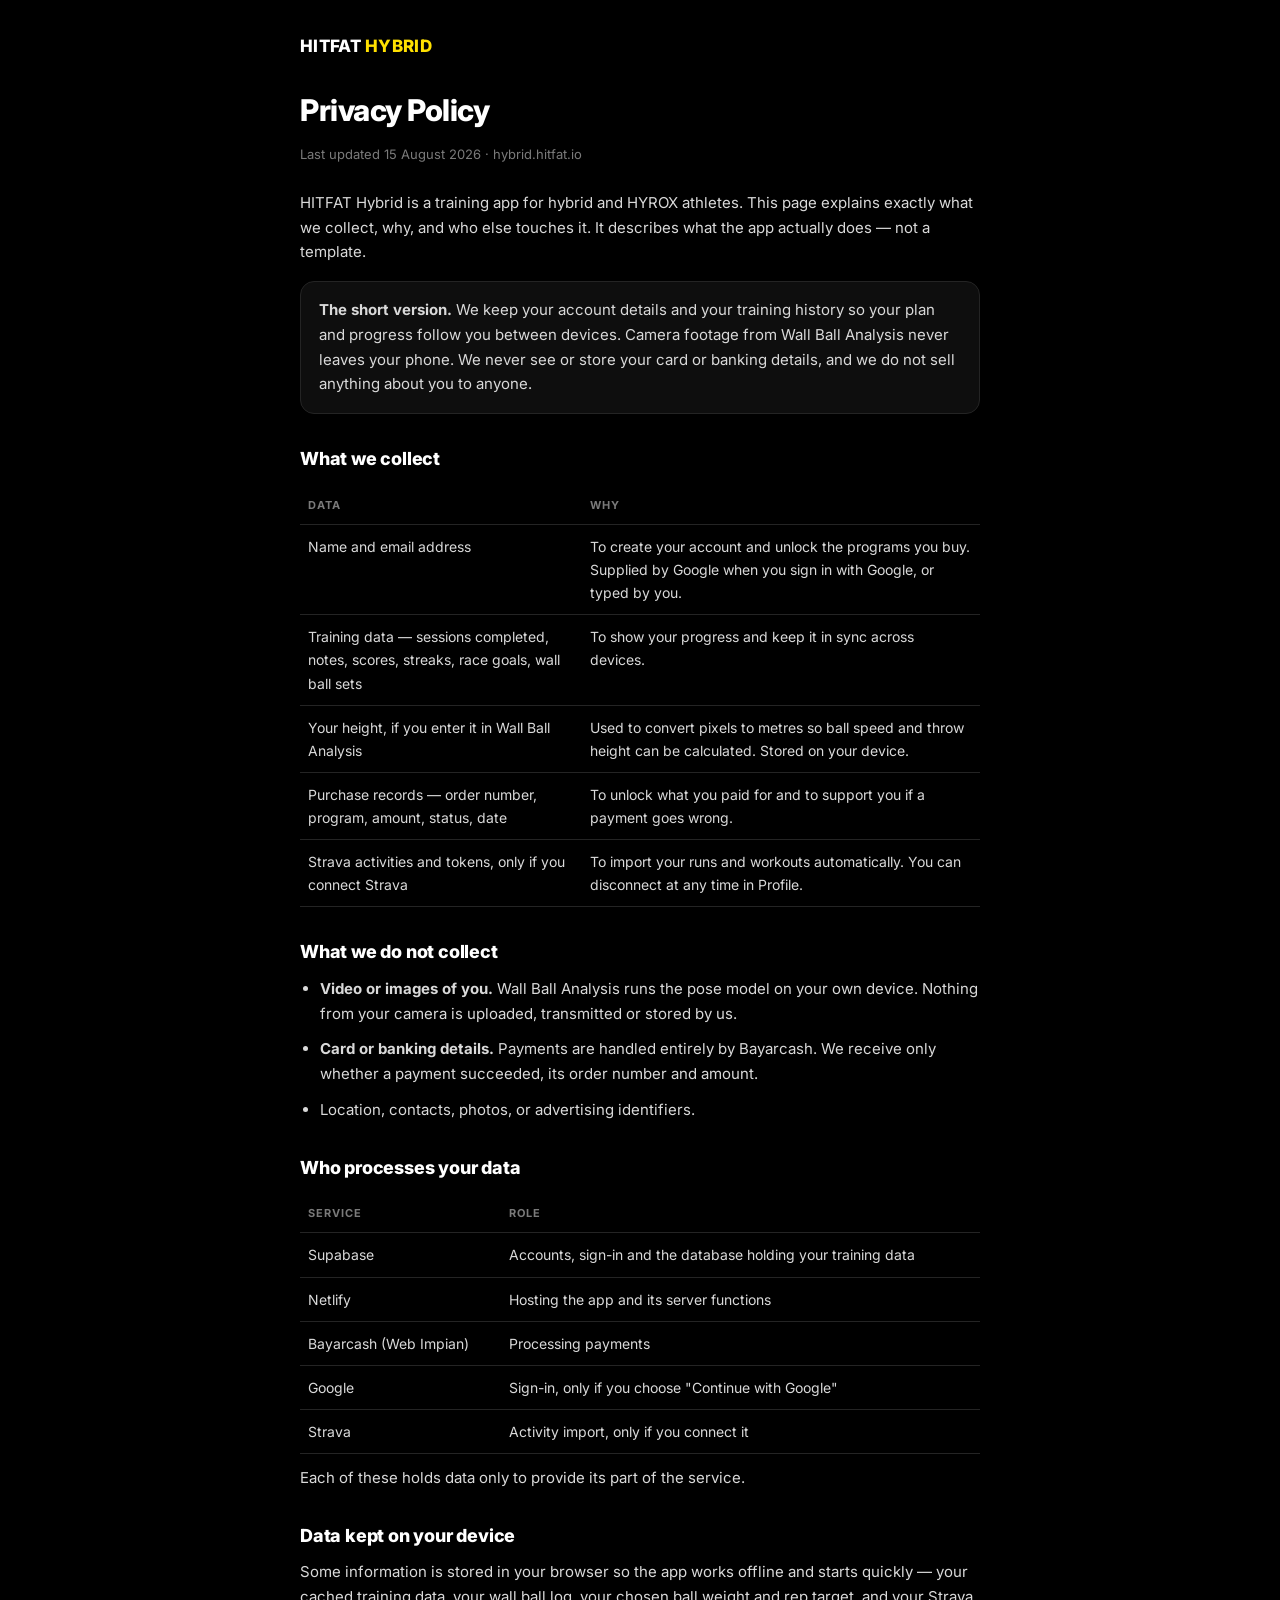
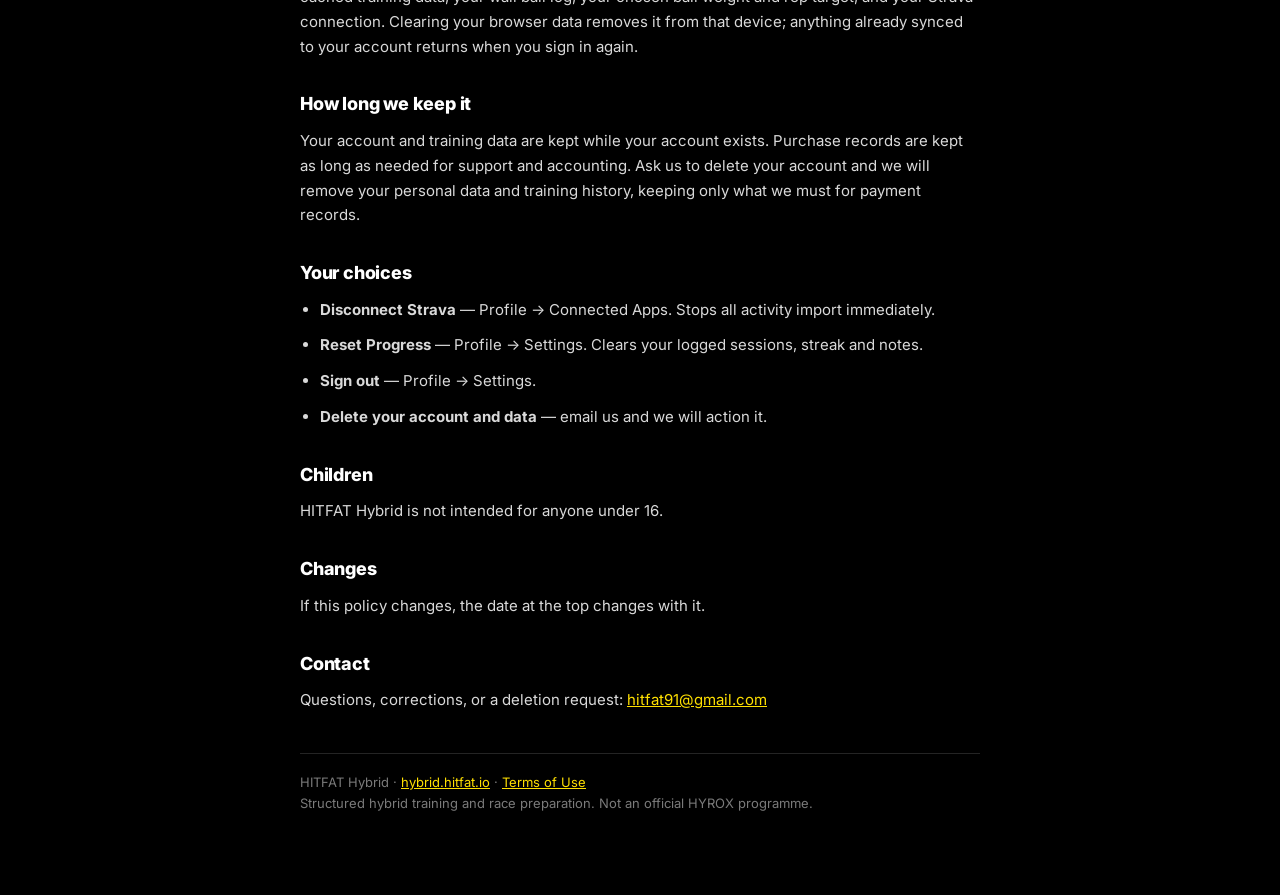
<file: privacy.html>
<!DOCTYPE html>
<html lang="en">
<head>
<meta charset="UTF-8">
<meta name="viewport" content="width=device-width, initial-scale=1.0, viewport-fit=cover">
<title>Privacy Policy — HITFAT Hybrid</title>
<link rel="icon" type="image/png" sizes="32x32" href="favicon-32.png">
<meta name="theme-color" content="#000000">
<style>
  @import url('https://fonts.googleapis.com/css2?family=Inter:wght@400;500;600;700;800&display=swap');
  :root{ --bg:#000; --surface:#0e0e0e; --line:#242424; --txt:#fff; --dim:#a5a5a5; --dim2:#7a7a7a; --hyrox:#FFE000; }
  *{box-sizing:border-box;margin:0;padding:0;}
  body{background:var(--bg);color:var(--txt);font-family:'Inter',system-ui,sans-serif;line-height:1.65;}
  .wrap{max-width:720px;margin:0 auto;padding:32px 20px 80px;}
  .brand{font-weight:800;font-size:17px;letter-spacing:.3px;margin-bottom:26px;display:block;color:#fff;text-decoration:none;}
  .brand .y{color:var(--hyrox);}
  h1{font-size:30px;font-weight:800;letter-spacing:-.5px;margin-bottom:8px;}
  .upd{color:var(--dim2);font-size:13px;margin-bottom:26px;}
  h2{font-size:18px;font-weight:800;margin:30px 0 10px;letter-spacing:-.2px;}
  p,li{color:#d9d9d9;font-size:15px;margin-bottom:11px;}
  ul{padding-left:20px;}
  a{color:var(--hyrox);}
  .card{background:var(--surface);border:1px solid var(--line);border-radius:14px;padding:16px 18px;margin:16px 0;}
  .card p:last-child,.card li:last-child{margin-bottom:0;}
  table{width:100%;border-collapse:collapse;margin:12px 0;font-size:14px;}
  th,td{text-align:left;padding:10px 8px;border-bottom:1px solid var(--line);vertical-align:top;color:#d9d9d9;}
  th{color:var(--dim2);font-size:11px;letter-spacing:1px;text-transform:uppercase;font-weight:700;}
  .foot{margin-top:40px;padding-top:18px;border-top:1px solid var(--line);color:var(--dim2);font-size:13px;}
</style>
</head>
<body>
<div class="wrap">
  <a class="brand" href="/">HITFAT <span class="y">HYBRID</span></a>
  <h1>Privacy Policy</h1>
  <div class="upd">Last updated 15 August 2026 · hybrid.hitfat.io</div>

  <p>HITFAT Hybrid is a training app for hybrid and HYROX athletes. This page explains exactly what we
     collect, why, and who else touches it. It describes what the app actually does — not a template.</p>

  <div class="card">
    <p><b>The short version.</b> We keep your account details and your training history so your plan and
       progress follow you between devices. Camera footage from Wall Ball Analysis never leaves your phone.
       We never see or store your card or banking details, and we do not sell anything about you to anyone.</p>
  </div>

  <h2>What we collect</h2>
  <table>
    <tr><th>Data</th><th>Why</th></tr>
    <tr><td>Name and email address</td><td>To create your account and unlock the programs you buy. Supplied by Google when you sign in with Google, or typed by you.</td></tr>
    <tr><td>Training data — sessions completed, notes, scores, streaks, race goals, wall ball sets</td><td>To show your progress and keep it in sync across devices.</td></tr>
    <tr><td>Your height, if you enter it in Wall Ball Analysis</td><td>Used to convert pixels to metres so ball speed and throw height can be calculated. Stored on your device.</td></tr>
    <tr><td>Purchase records — order number, program, amount, status, date</td><td>To unlock what you paid for and to support you if a payment goes wrong.</td></tr>
    <tr><td>Strava activities and tokens, only if you connect Strava</td><td>To import your runs and workouts automatically. You can disconnect at any time in Profile.</td></tr>
  </table>

  <h2>What we do not collect</h2>
  <ul>
    <li><b>Video or images of you.</b> Wall Ball Analysis runs the pose model on your own device. Nothing from
        your camera is uploaded, transmitted or stored by us.</li>
    <li><b>Card or banking details.</b> Payments are handled entirely by Bayarcash. We receive only whether a
        payment succeeded, its order number and amount.</li>
    <li>Location, contacts, photos, or advertising identifiers.</li>
  </ul>

  <h2>Who processes your data</h2>
  <table>
    <tr><th>Service</th><th>Role</th></tr>
    <tr><td>Supabase</td><td>Accounts, sign-in and the database holding your training data</td></tr>
    <tr><td>Netlify</td><td>Hosting the app and its server functions</td></tr>
    <tr><td>Bayarcash (Web Impian)</td><td>Processing payments</td></tr>
    <tr><td>Google</td><td>Sign-in, only if you choose "Continue with Google"</td></tr>
    <tr><td>Strava</td><td>Activity import, only if you connect it</td></tr>
  </table>
  <p>Each of these holds data only to provide its part of the service.</p>

  <h2>Data kept on your device</h2>
  <p>Some information is stored in your browser so the app works offline and starts quickly — your cached
     training data, your wall ball log, your chosen ball weight and rep target, and your Strava connection.
     Clearing your browser data removes it from that device; anything already synced to your account
     returns when you sign in again.</p>

  <h2>How long we keep it</h2>
  <p>Your account and training data are kept while your account exists. Purchase records are kept as long as
     needed for support and accounting. Ask us to delete your account and we will remove your personal data
     and training history, keeping only what we must for payment records.</p>

  <h2>Your choices</h2>
  <ul>
    <li><b>Disconnect Strava</b> — Profile → Connected Apps. Stops all activity import immediately.</li>
    <li><b>Reset Progress</b> — Profile → Settings. Clears your logged sessions, streak and notes.</li>
    <li><b>Sign out</b> — Profile → Settings.</li>
    <li><b>Delete your account and data</b> — email us and we will action it.</li>
  </ul>

  <h2>Children</h2>
  <p>HITFAT Hybrid is not intended for anyone under 16.</p>

  <h2>Changes</h2>
  <p>If this policy changes, the date at the top changes with it.</p>

  <h2>Contact</h2>
  <p>Questions, corrections, or a deletion request: <a href="mailto:hitfat91@gmail.com">hitfat91@gmail.com</a></p>

  <div class="foot">
    HITFAT Hybrid · <a href="/">hybrid.hitfat.io</a> · <a href="/terms">Terms of Use</a><br>
    Structured hybrid training and race preparation. Not an official HYROX programme.
  </div>
</div>
</body>
</html>
</file>
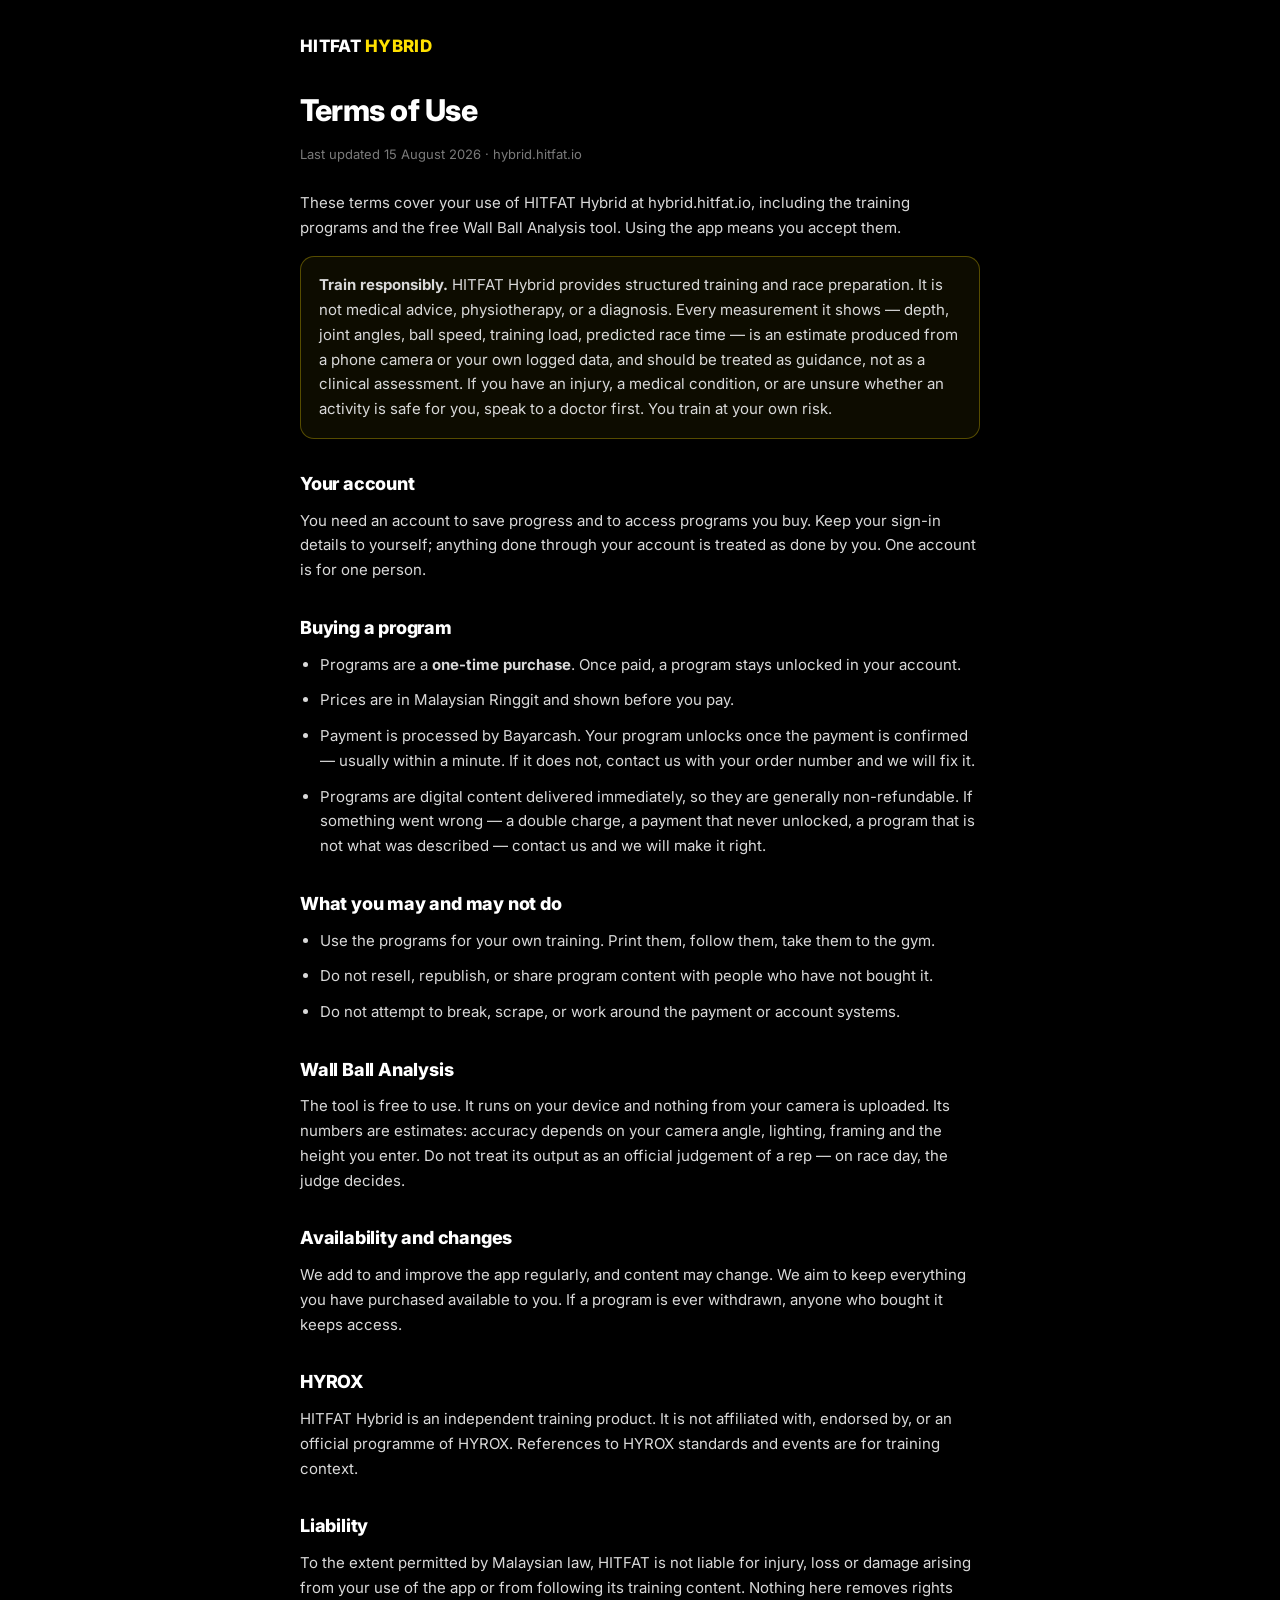
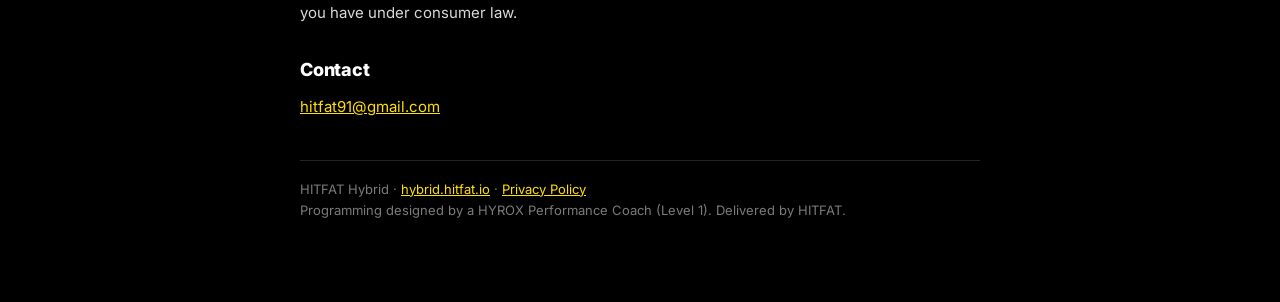
<file: terms.html>
<!DOCTYPE html>
<html lang="en">
<head>
<meta charset="UTF-8">
<meta name="viewport" content="width=device-width, initial-scale=1.0, viewport-fit=cover">
<title>Terms of Use — HITFAT Hybrid</title>
<link rel="icon" type="image/png" sizes="32x32" href="favicon-32.png">
<meta name="theme-color" content="#000000">
<style>
  @import url('https://fonts.googleapis.com/css2?family=Inter:wght@400;500;600;700;800&display=swap');
  :root{ --bg:#000; --surface:#0e0e0e; --line:#242424; --txt:#fff; --dim:#a5a5a5; --dim2:#7a7a7a; --hyrox:#FFE000; }
  *{box-sizing:border-box;margin:0;padding:0;}
  body{background:var(--bg);color:var(--txt);font-family:'Inter',system-ui,sans-serif;line-height:1.65;}
  .wrap{max-width:720px;margin:0 auto;padding:32px 20px 80px;}
  .brand{font-weight:800;font-size:17px;letter-spacing:.3px;margin-bottom:26px;display:block;color:#fff;text-decoration:none;}
  .brand .y{color:var(--hyrox);}
  h1{font-size:30px;font-weight:800;letter-spacing:-.5px;margin-bottom:8px;}
  .upd{color:var(--dim2);font-size:13px;margin-bottom:26px;}
  h2{font-size:18px;font-weight:800;margin:30px 0 10px;letter-spacing:-.2px;}
  p,li{color:#d9d9d9;font-size:15px;margin-bottom:11px;}
  ul{padding-left:20px;}
  a{color:var(--hyrox);}
  .card{background:var(--surface);border:1px solid var(--line);border-radius:14px;padding:16px 18px;margin:16px 0;}
  .card p:last-child{margin-bottom:0;}
  .warn{border-color:rgba(255,224,0,.30);background:rgba(255,224,0,.05);}
  .foot{margin-top:40px;padding-top:18px;border-top:1px solid var(--line);color:var(--dim2);font-size:13px;}
</style>
</head>
<body>
<div class="wrap">
  <a class="brand" href="/">HITFAT <span class="y">HYBRID</span></a>
  <h1>Terms of Use</h1>
  <div class="upd">Last updated 15 August 2026 · hybrid.hitfat.io</div>

  <p>These terms cover your use of HITFAT Hybrid at hybrid.hitfat.io, including the training programs and the
     free Wall Ball Analysis tool. Using the app means you accept them.</p>

  <div class="card warn">
    <p><b>Train responsibly.</b> HITFAT Hybrid provides structured training and race preparation. It is not
       medical advice, physiotherapy, or a diagnosis. Every measurement it shows — depth, joint angles, ball
       speed, training load, predicted race time — is an estimate produced from a phone camera or your own
       logged data, and should be treated as guidance, not as a clinical assessment. If you have an injury,
       a medical condition, or are unsure whether an activity is safe for you, speak to a doctor first. You
       train at your own risk.</p>
  </div>

  <h2>Your account</h2>
  <p>You need an account to save progress and to access programs you buy. Keep your sign-in details to
     yourself; anything done through your account is treated as done by you. One account is for one person.</p>

  <h2>Buying a program</h2>
  <ul>
    <li>Programs are a <b>one-time purchase</b>. Once paid, a program stays unlocked in your account.</li>
    <li>Prices are in Malaysian Ringgit and shown before you pay.</li>
    <li>Payment is processed by Bayarcash. Your program unlocks once the payment is confirmed — usually within
        a minute. If it does not, contact us with your order number and we will fix it.</li>
    <li>Programs are digital content delivered immediately, so they are generally non-refundable. If something
        went wrong — a double charge, a payment that never unlocked, a program that is not what was described —
        contact us and we will make it right.</li>
  </ul>

  <h2>What you may and may not do</h2>
  <ul>
    <li>Use the programs for your own training. Print them, follow them, take them to the gym.</li>
    <li>Do not resell, republish, or share program content with people who have not bought it.</li>
    <li>Do not attempt to break, scrape, or work around the payment or account systems.</li>
  </ul>

  <h2>Wall Ball Analysis</h2>
  <p>The tool is free to use. It runs on your device and nothing from your camera is uploaded. Its numbers are
     estimates: accuracy depends on your camera angle, lighting, framing and the height you enter. Do not
     treat its output as an official judgement of a rep — on race day, the judge decides.</p>

  <h2>Availability and changes</h2>
  <p>We add to and improve the app regularly, and content may change. We aim to keep everything you have
     purchased available to you. If a program is ever withdrawn, anyone who bought it keeps access.</p>

  <h2>HYROX</h2>
  <p>HITFAT Hybrid is an independent training product. It is not affiliated with, endorsed by, or an official
     programme of HYROX. References to HYROX standards and events are for training context.</p>

  <h2>Liability</h2>
  <p>To the extent permitted by Malaysian law, HITFAT is not liable for injury, loss or damage arising from
     your use of the app or from following its training content. Nothing here removes rights you have under
     consumer law.</p>

  <h2>Contact</h2>
  <p><a href="mailto:hitfat91@gmail.com">hitfat91@gmail.com</a></p>

  <div class="foot">
    HITFAT Hybrid · <a href="/">hybrid.hitfat.io</a> · <a href="/privacy">Privacy Policy</a><br>
    Programming designed by a HYROX Performance Coach (Level 1). Delivered by HITFAT.
  </div>
</div>
</body>
</html>
</file>
